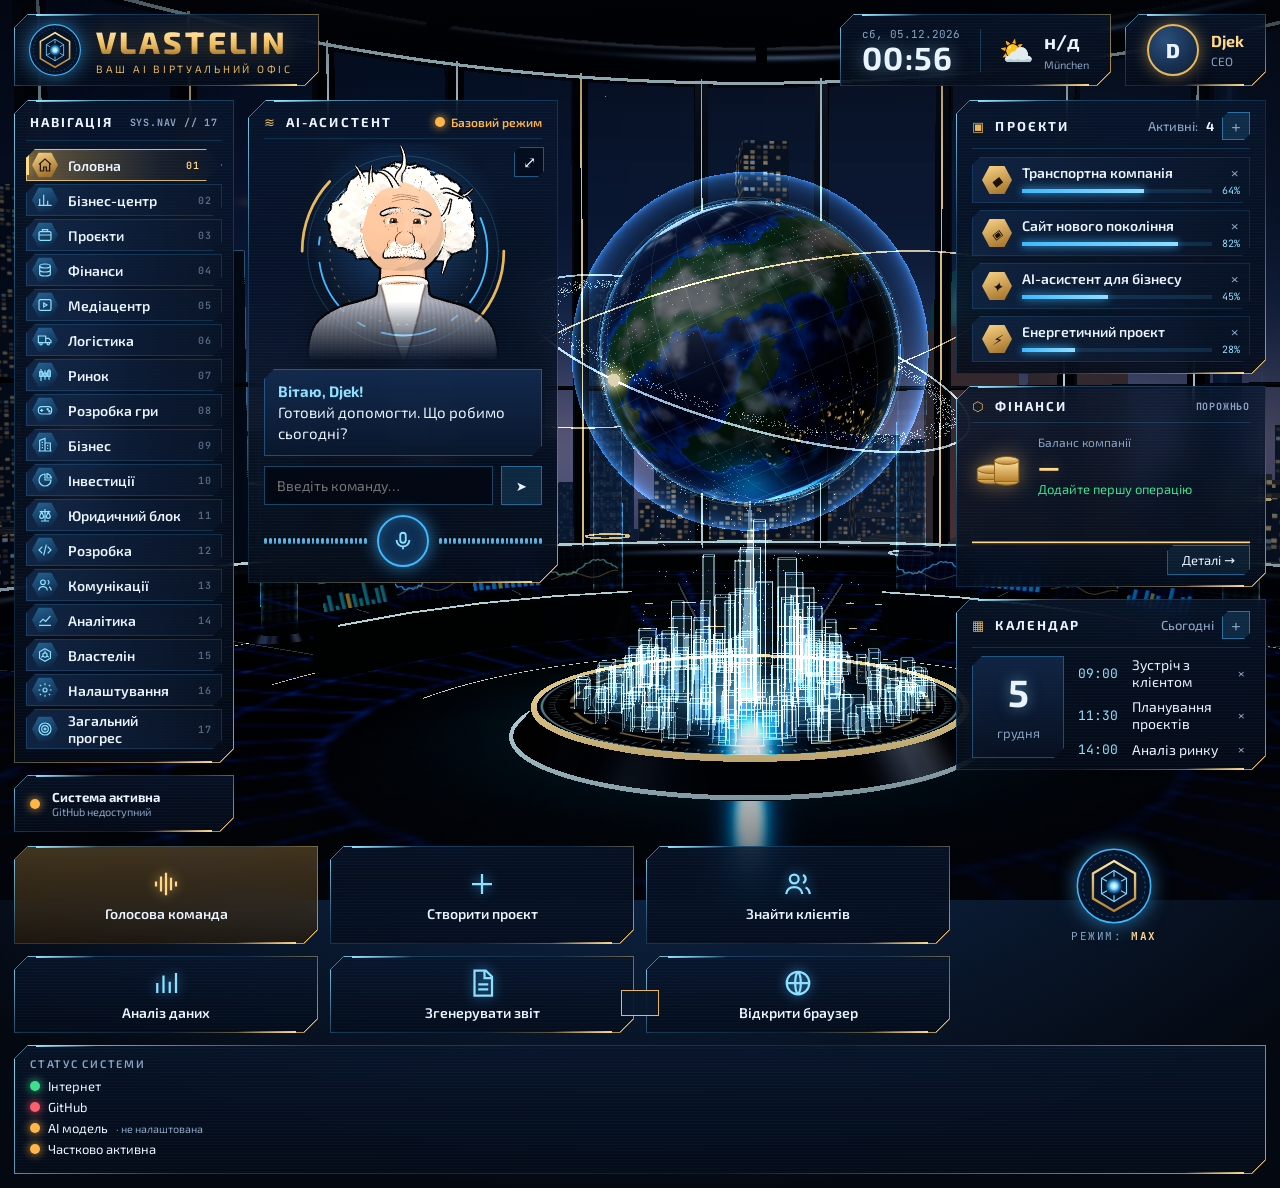
<file: index.html>
<!DOCTYPE html>
<html lang="uk">
<head>
<meta charset="UTF-8">
<meta name="viewport" content="width=device-width, initial-scale=1.0, viewport-fit=cover">
<meta name="theme-color" content="#040810">
<title>VLASTELIN — AI Virtual Office</title>
<link rel="preconnect" href="https://fonts.googleapis.com">
<link rel="preconnect" href="https://fonts.gstatic.com" crossorigin>
<link href="https://fonts.googleapis.com/css2?family=Exo+2:wght@400;500;600;700;800&family=JetBrains+Mono:wght@400;600&display=swap" rel="stylesheet">
<link rel="icon" href="data:image/svg+xml,%3Csvg xmlns=%22http://www.w3.org/2000/svg%22 viewBox=%220 0 100 100%22%3E%3Cpolygon points=%2250,6 90,28 90,72 50,94 10,72 10,28%22 fill=%22%2306142a%22 stroke=%22%23e8b75a%22 stroke-width=%226%22/%3E%3Ccircle cx=%2250%22 cy=%2250%22 r=%2214%22 fill=%22%238fe0ff%22/%3E%3C/svg%3E">
<link rel="stylesheet" href="css/style.css?v=20261118g">
<script type="importmap">
{ "imports": { "three": "./vendor/three/three.module.min.js", "three/addons/": "./vendor/three/addons/" } }
</script>
</head>
<body>
<canvas id="office3d" aria-hidden="true"></canvas>
<div class="vignette" aria-hidden="true"></div>
<div class="loader" id="loader"><div class="loader-ring"></div><span>ІНІЦІАЛІЗАЦІЯ СИСТЕМИ…</span></div>

<!-- емблема -->
<svg width="0" height="0" style="position:absolute" aria-hidden="true">
  <defs>
    <radialGradient id="coreGlow"><stop offset="0" stop-color="#fff"/><stop offset=".35" stop-color="#8fe0ff"/><stop offset=".7" stop-color="#1f8fe0" stop-opacity=".6"/><stop offset="1" stop-color="#0a2a50" stop-opacity="0"/></radialGradient>
    <linearGradient id="goldGrad" x1="0" y1="0" x2="0" y2="1"><stop offset="0" stop-color="#ffe2a0"/><stop offset="1" stop-color="#b8832f"/></linearGradient>
    <symbol id="emblem" viewBox="0 0 100 100">
      <circle cx="50" cy="50" r="47" fill="#06142a" stroke="#3fb8ff" stroke-width="2"/>
      <circle cx="50" cy="50" r="40" fill="none" stroke="#3fb8ff" stroke-opacity=".5" stroke-width="1" stroke-dasharray="3 4" class="spin"/>
      <polygon points="50,18 77,34 77,66 50,82 23,66 23,34" fill="none" stroke="url(#goldGrad)" stroke-width="3"/>
      <polygon points="50,30 66,40 66,60 50,70 34,60 34,40" fill="none" stroke="#7fd6ff" stroke-width="1.5"/>
      <circle cx="50" cy="50" r="12" fill="url(#coreGlow)"/>
      <path d="M50 30v8M66 40l-7 4M66 60l-7-4M50 70v-8M34 60l7-4M34 40l7 4" stroke="#7fd6ff" stroke-width="1.5"/>
    </symbol>
  </defs>
</svg>

<div class="app">
  <!-- ===== ВЕРХ ===== -->
  <header class="topbar">
    <div class="hud brand">
      <svg class="emblem"><use href="#emblem"/></svg>
      <div><h1>VLASTELIN</h1><small>ВАШ AI ВІРТУАЛЬНИЙ ОФІС</small></div>
    </div>
    <div class="hud mission"><b>MISSION: BUILD BIGGER</b><span>DREAM · PLAN · ACHIEVE</span></div>
    <div class="topright">
      <div class="hud clock">
        <div><div class="date" id="date">—</div><div class="time" id="time">--:--</div></div>
        <div class="weather"><div class="wi" id="wIcon">⛅</div><div><b id="wTemp">--°C</b><small id="wCity">München</small></div></div>
      </div>
      <div class="hud user">
        <div class="avatar-user" id="uInitial">D</div>
        <div><b id="uName">Djek</b><small id="uRole">CEO</small></div>
      </div>
    </div>
  </header>

  <!-- ===== НАВІГАЦІЯ ===== -->
  <nav class="nav">
    <div class="hud menu-wrap">
      <div class="hud-head"><span>НАВІГАЦІЯ</span><code>SYS.NAV // 17</code></div>
      <div class="menu" id="menu">
        <button class="active" data-s="Головна"><i class="hex"><svg viewBox="0 0 24 24"><path d="M3 11l9-8 9 8M5 9.5V21h5v-6h4v6h5V9.5"/></svg></i><span>Головна</span><code>01</code></button>
        <button data-s="Бізнес-центр"><i class="hex"><svg viewBox="0 0 24 24"><path d="M4 20V10M10 20V4M16 20v-7M22 20H2"/></svg></i><span>Бізнес-центр</span><code>02</code></button>
        <button data-s="Проєкти"><i class="hex"><svg viewBox="0 0 24 24"><rect x="3" y="7" width="18" height="13" rx="2"/><path d="M8 7V4h8v3M3 12h18"/></svg></i><span>Проєкти</span><code>03</code></button>
        <button data-s="Фінанси"><i class="hex"><svg viewBox="0 0 24 24"><ellipse cx="12" cy="6" rx="8" ry="3"/><path d="M4 6v6c0 1.7 3.6 3 8 3s8-1.3 8-3V6M4 12v6c0 1.7 3.6 3 8 3s8-1.3 8-3v-6"/></svg></i><span>Фінанси</span><code>04</code></button>
        <button data-s="Медіацентр"><i class="hex"><svg viewBox="0 0 24 24"><rect x="3" y="4" width="18" height="16" rx="2"/><path d="M10 9l5 3-5 3z"/></svg></i><span>Медіацентр</span><code>05</code></button>
        <button data-s="Логістика"><i class="hex"><svg viewBox="0 0 24 24"><path d="M2 6h11v10H2zM13 9.5h4.5L21 13v3h-8"/><circle cx="6" cy="17.5" r="1.8"/><circle cx="17" cy="17.5" r="1.8"/></svg></i><span>Логістика</span><code>06</code></button>
        <button data-s="Ринок"><i class="hex"><svg viewBox="0 0 24 24"><path d="M6 3v18M12 5v14M18 3v16"/><rect x="4" y="7" width="4" height="7"/><rect x="10" y="9" width="4" height="5"/><rect x="16" y="6" width="4" height="8"/></svg></i><span>Ринок</span><code>07</code></button>
        <button data-s="Розробка гри"><i class="hex"><svg viewBox="0 0 24 24"><rect x="2" y="7" width="20" height="11" rx="5"/><path d="M7 10v5M4.5 12.5h5"/><circle cx="16" cy="11" r="1"/><circle cx="18.5" cy="14" r="1"/></svg></i><span>Розробка гри</span><code>08</code></button>
        <button data-s="Бізнес"><i class="hex"><svg viewBox="0 0 24 24"><path d="M4 21V5l8-3v19M12 9h8v12M7 8h2M7 12h2M7 16h2M15 13h2M15 17h2M2 21h20"/></svg></i><span>Бізнес</span><code>09</code></button>
        <button data-s="Інвестиції"><i class="hex"><svg viewBox="0 0 24 24"><path d="M12 3v9h9a9 9 0 11-9-9z"/><path d="M15 2.5A9 9 0 0121.5 9H15z"/></svg></i><span>Інвестиції</span><code>10</code></button>
        <button data-s="Юридичний блок"><i class="hex"><svg viewBox="0 0 24 24"><path d="M12 3v18M6 21h12M4 7h16M7 7l-3 7a3 3 0 006 0zM17 7l-3 7a3 3 0 006 0z"/></svg></i><span>Юридичний блок</span><code>11</code></button>
        <button data-s="Розробка"><i class="hex"><svg viewBox="0 0 24 24"><path d="M8 7l-5 5 5 5M16 7l5 5-5 5M14 4l-4 16"/></svg></i><span>Розробка</span><code>12</code></button>
        <button data-s="Комунікації"><i class="hex"><svg viewBox="0 0 24 24"><circle cx="9" cy="8" r="3.5"/><path d="M2.5 20c.6-3.5 3.3-5.5 6.5-5.5s5.9 2 6.5 5.5M16 4.8a3.5 3.5 0 010 6.4M18 14.8c1.9.8 3.1 2.6 3.5 5.2"/></svg></i><span>Комунікації</span><code>13</code></button>
        <button data-s="Аналітика"><i class="hex"><svg viewBox="0 0 24 24"><path d="M3 20h18M4 16l5-5 4 3 7-8"/></svg></i><span>Аналітика</span><code>14</code></button>
        <button data-s="Властелін"><i class="hex"><svg viewBox="0 0 24 24"><path d="M12 2.5l8.2 4.75v9.5L12 21.5l-8.2-4.75v-9.5z"/><circle cx="12" cy="12" r="3.2"/><path d="M12 8.8V5.5M14.8 13.6l2.9 1.7M9.2 13.6l-2.9 1.7"/></svg></i><span>Властелін</span><code>15</code></button>
        <button data-s="Налаштування"><i class="hex"><svg viewBox="0 0 24 24"><circle cx="12" cy="12" r="3"/><path d="M12 2v3M12 19v3M4.2 4.2l2.1 2.1M17.7 17.7l2.1 2.1M2 12h3M19 12h3M4.2 19.8l2.1-2.1M17.7 6.3l2.1-2.1"/></svg></i><span>Налаштування</span><code>16</code></button>
        <button data-s="Загальний прогрес"><i class="hex"><svg viewBox="0 0 24 24"><circle cx="12" cy="12" r="9"/><circle cx="12" cy="12" r="5"/><circle cx="12" cy="12" r="1.5"/></svg></i><span>Загальний прогрес</span><code>17</code></button>
      </div>
    </div>
    <div class="hud sys-mini">
      <span class="dot" id="miniDot"></span>
      <div><b id="miniTitle">Перевірка…</b><small id="miniSub">Сервіси перевіряються</small></div>
      <div class="bars"><i></i><i></i><i></i><i></i><i></i></div>
    </div>
  </nav>

  <!-- ===== ЦЕНТР (вікно у 3D-сцену) ===== -->
  <main class="stage" id="stage" aria-label="Голографічна сцена"></main>

  <!-- ===== AI-АСИСТЕНТ ===== -->
  <section class="hud assistant" id="assistant" aria-label="AI-асистент">
    <div class="hud-head"><span><b class="ico">≋</b> AI-АСИСТЕНТ</span><span class="online"><span class="dot" id="aiDot"></span><span id="aiState">…</span></span></div>
    <div class="bust-wrap">
      <svg class="bust-rings" viewBox="0 0 300 240" aria-hidden="true">
        <g fill="none" stroke-linecap="round">
          <circle cx="150" cy="118" r="104" stroke="#3fb8ff" stroke-opacity=".25"/>
          <circle cx="150" cy="118" r="92" stroke="#3fb8ff" stroke-width="2" stroke-dasharray="60 20 8 20" class="spin"/>
          <circle cx="150" cy="118" r="80" stroke="#e8b75a" stroke-opacity=".6" stroke-dasharray="2 8" class="spin rev"/>
          <path d="M40 118a110 110 0 0 1 30-76" stroke="#e8b75a" stroke-width="3"/>
          <path d="M260 118a110 110 0 0 1-30 76" stroke="#e8b75a" stroke-width="3"/>
        </g>
      </svg>
      <canvas id="bust"></canvas>
      <button class="bust-expand" id="bustExpand" aria-label="Збільшити аватар" title="Збільшити">⤢</button>
      <div class="bust-fallback" id="bustFallback"><svg><use href="#emblem"/></svg></div>
    </div>
    <div class="bubble" id="bubble"><b>Вітаю, <span class="uName">Djek</span>!</b><br>Готовий допомогти. Що робимо сьогодні?</div>
    <div class="cmd">
      <input id="cmdInput" placeholder="Введіть команду…" autocomplete="off">
      <button id="cmdSend" aria-label="Надіслати">➤</button>
    </div>
    <div class="voicebar">
      <div class="wave" id="wave"></div>
      <button class="mic" id="micBtn" aria-label="Голосова команда"><svg viewBox="0 0 24 24"><rect x="9" y="3" width="6" height="11" rx="3"/><path d="M5 11a7 7 0 0014 0M12 18v3"/></svg></button>
      <div class="wave rev" id="wave2"></div>
    </div>
  </section>

  <!-- ===== ПРАВА КОЛОНКА ===== -->
  <aside class="side">
    <section class="hud card">
      <div class="hud-head">
        <span><b class="ico">▣</b> ПРОЄКТИ</span>
        <span class="head-r">Активні: <b id="pCount">0</b><button class="icon-btn" id="pAddBtn" aria-label="Додати проєкт">+</button></span>
      </div>
      <ul class="plist" id="pList"></ul>
      <div class="addrow" id="pAddRow"><input id="pAddInput" placeholder="Назва проєкту"><button id="pAddOk">OK</button></div>
    </section>

    <section class="hud card">
      <div class="hud-head"><span><b class="ico">⬡</b> ФІНАНСИ</span><code id="finCode">—</code></div>
      <div class="fin">
        <svg class="coins" viewBox="0 0 60 60" aria-hidden="true"><g fill="url(#goldGrad)" stroke="#8a5d1c" stroke-width="1">
          <ellipse cx="22" cy="48" rx="16" ry="5"/><rect x="6" y="36" width="32" height="12"/><ellipse cx="22" cy="36" rx="16" ry="5"/>
          <ellipse cx="40" cy="50" rx="14" ry="4.5"/><rect x="26" y="26" width="28" height="24"/><ellipse cx="40" cy="26" rx="14" ry="4.5"/></g></svg>
        <div><small>Баланс компанії</small><div class="bal" id="balance">—</div><div class="chg" id="finChg">Додайте першу операцію</div></div>
      </div>
      <svg class="spark" viewBox="0 0 300 60" preserveAspectRatio="none" aria-hidden="true">
        <defs><linearGradient id="sparkFill" x1="0" y1="0" x2="0" y2="1"><stop offset="0" stop-color="#e8b75a" stop-opacity=".45"/><stop offset="1" stop-color="#e8b75a" stop-opacity="0"/></linearGradient></defs>
        <path id="sparkArea" fill="url(#sparkFill)"/><path id="sparkLine" fill="none" stroke="#ffd88a" stroke-width="2"/>
      </svg>
      <div class="right"><button class="btn-ghost" id="finBtn">Деталі →</button></div>
    </section>

    <section class="hud card">
      <div class="hud-head">
        <span><b class="ico">▦</b> КАЛЕНДАР</span>
        <span class="head-r">Сьогодні<button class="icon-btn" id="eAddBtn" aria-label="Додати подію">+</button></span>
      </div>
      <div class="cal">
        <div class="daybox"><b id="calDay">--</b><span id="calMon">—</span></div>
        <ul class="events" id="eList"></ul>
      </div>
      <div class="addrow" id="eAddRow"><input id="eTime" type="time"><input id="eTitle" placeholder="Подія"><button id="eAddOk">OK</button></div>
    </section>
  </aside>

  <div class="backdrop" id="backdrop"></div>

  <!-- ===== ПАНЕЛЬ РОЗДІЛУ (відкривається з навігації, поверх 3D-сцени) ===== -->
  <div class="sp-dim" id="spDim" aria-hidden="true"></div>
  <section class="hud spanel" id="spanel" role="region" aria-labelledby="spTitle" hidden>
    <div class="hud-head sp-head"><span id="spTitle">—</span><span class="head-r"><code id="spCode"></code><button class="icon-btn sp-close" id="spClose" aria-label="Закрити розділ" title="Закрити (Esc)">×</button></span></div>
    <div class="sp-body" id="spBody"></div>
  </section>

  <!-- ===== ДОК ===== -->
  <footer class="dock">
    <button class="hud action gold" id="dVoice"><svg viewBox="0 0 24 24"><path d="M4 10v4M8 6v12M12 3v18M16 7v10M20 10v4"/></svg>Голосова команда</button>
    <button class="hud action" id="dProject"><svg viewBox="0 0 24 24"><path d="M12 4v16M4 12h16"/></svg>Створити проєкт</button>
    <button class="hud action" id="dClients"><svg viewBox="0 0 24 24"><circle cx="9" cy="8" r="3.5"/><path d="M2.5 20c.6-3.5 3.3-5.5 6.5-5.5s5.9 2 6.5 5.5M16 4.8a3.5 3.5 0 010 6.4M18 14.8c1.9.8 3.1 2.6 3.5 5.2"/></svg>Знайти клієнтів</button>
    <button class="mode" id="modeBtn" aria-label="Перемкнути режим"><svg class="emblem"><use href="#emblem"/></svg><span>РЕЖИМ: <b id="modeLabel">MAX</b></span></button>
    <button class="hud action" id="dAnalysis"><svg viewBox="0 0 24 24"><path d="M5 20V12M10 20V6M15 20v-9M20 20V4"/></svg>Аналіз даних</button>
    <button class="hud action" id="dReport"><svg viewBox="0 0 24 24"><path d="M6 2h9l5 5v15H6zM14 2v6h6M9 13h8M9 17h8"/></svg>Згенерувати звіт</button>
    <button class="hud action" id="dBrowser"><svg viewBox="0 0 24 24"><circle cx="12" cy="12" r="9"/><path d="M3 12h18M12 3c3 3.2 3 14.8 0 18M12 3c-3 3.2-3 14.8 0 18"/></svg>Відкрити браузер</button>
    <div class="hud status">
      <h4>СТАТУС СИСТЕМИ</h4>
      <div><span class="dot" id="sNet"></span>Інтернет</div>
      <div><span class="dot" id="sGit"></span>GitHub</div>
      <div><span class="dot" id="sAi"></span>AI модель <small id="sAiTxt">· очікує</small></div>
      <div><span class="dot" id="sAll"></span><span id="sAllTxt">Перевірка…</span></div>
    </div>
  </footer>
</div>

<div class="toast" id="toast"></div>

<!-- ===== ЧАТ З ВЛАСТЕЛІНОМ ===== -->
<section class="hud chatwin" id="chatwin" role="dialog" aria-label="Чат з Властеліном" hidden>
  <div class="hud-head chat-head"><span><b class="ico">≋</b> ВЛАСТЕЛІН · ЧАТ</span><button class="icon-btn" id="chatClose" aria-label="Закрити чат">×</button></div>
  <div class="chat-meta" id="chatMeta"></div>
  <div class="chat-log" id="chatLog" aria-live="polite"></div>
  <div class="chat-att" id="chatAtt" hidden></div>
  <div class="chat-input">
    <button class="chat-btn" id="chatPhoto" aria-label="Додати фото" title="Додати фото"><svg viewBox="0 0 24 24"><path d="M4 8h3.5l2-3h5l2 3H20v11H4z"/><circle cx="12" cy="13.5" r="3.5"/></svg></button>
    <input type="file" id="chatFile" accept="image/*" multiple hidden>
    <textarea id="chatText" rows="1" maxlength="2000" placeholder="Напишіть Властеліну…" aria-label="Повідомлення"></textarea>
    <button class="chat-btn mic-btn" id="chatMic" aria-label="Говорити голосом" title="Натисніть і говоріть; пауза — і я відповім"><svg viewBox="0 0 24 24"><rect x="9" y="3" width="6" height="11" rx="3"/><path d="M5 11a7 7 0 0014 0M12 18v3"/></svg></button>
    <button class="chat-btn send" id="chatSend" aria-label="Надіслати">➤</button>
  </div>
  <div class="chat-foot">
    <label class="chat-deep"><input type="checkbox" id="chatDeep"> Глибокий аналіз <small>(Sonnet, дорожче)</small></label>
    <label class="chat-deep" title="Після відповіді Властелін знову слухає"><input type="checkbox" id="chatTalk"> Режим розмови</label>
    <button class="chat-clear" id="chatClear">Очистити розмову</button>
  </div>
</section>

<!-- ===== НАЛАШТУВАННЯ АГЕНТА ===== -->
<div class="modal hud" id="settings" role="dialog" aria-modal="true" aria-labelledby="setTitle" hidden>
  <div class="hud-head"><span id="setTitle"><b class="ico">⚙</b> НАЛАШТУВАННЯ AI-АГЕНТА</span><button class="icon-btn" id="setClose" aria-label="Закрити">×</button></div>
  <label>Адреса сервера агента (Cloudflare Worker)
    <input id="setUrl" type="url" placeholder="https://vlastelin-agent.ваш-нік.workers.dev" autocomplete="off">
  </label>
  <label>Код доступу
    <input id="setCode" type="password" placeholder="той самий, що в ACCESS_CODE" autocomplete="off">
  </label>
  <label class="check"><input id="setVoice" type="checkbox"> Озвучувати відповіді голосом</label>
  <label>Голос
    <select id="setVoiceName"></select>
    <small id="setVoiceHint" class="voice-hint"></small>
  </label>
  <button class="btn-ghost" id="setVoiceTest" type="button">Прослухати голос</button>
  <div class="set-row">
    <button class="btn-ghost" id="setTest">Перевірити зв'язок</button>
    <button class="btn-ghost" id="setClear">Очистити розмову</button>
    <button class="btn-gold" id="setSave">Зберегти</button>
  </div>
  <p class="set-note" id="setNote">Код доступу зберігається лише в цьому браузері. Ключ Claude API на сайт не потрапляє — він лежить на сервері агента.</p>
</div>
<script type="module" src="js/app.js?v=20261118g"></script>
</body>
</html>
</file>
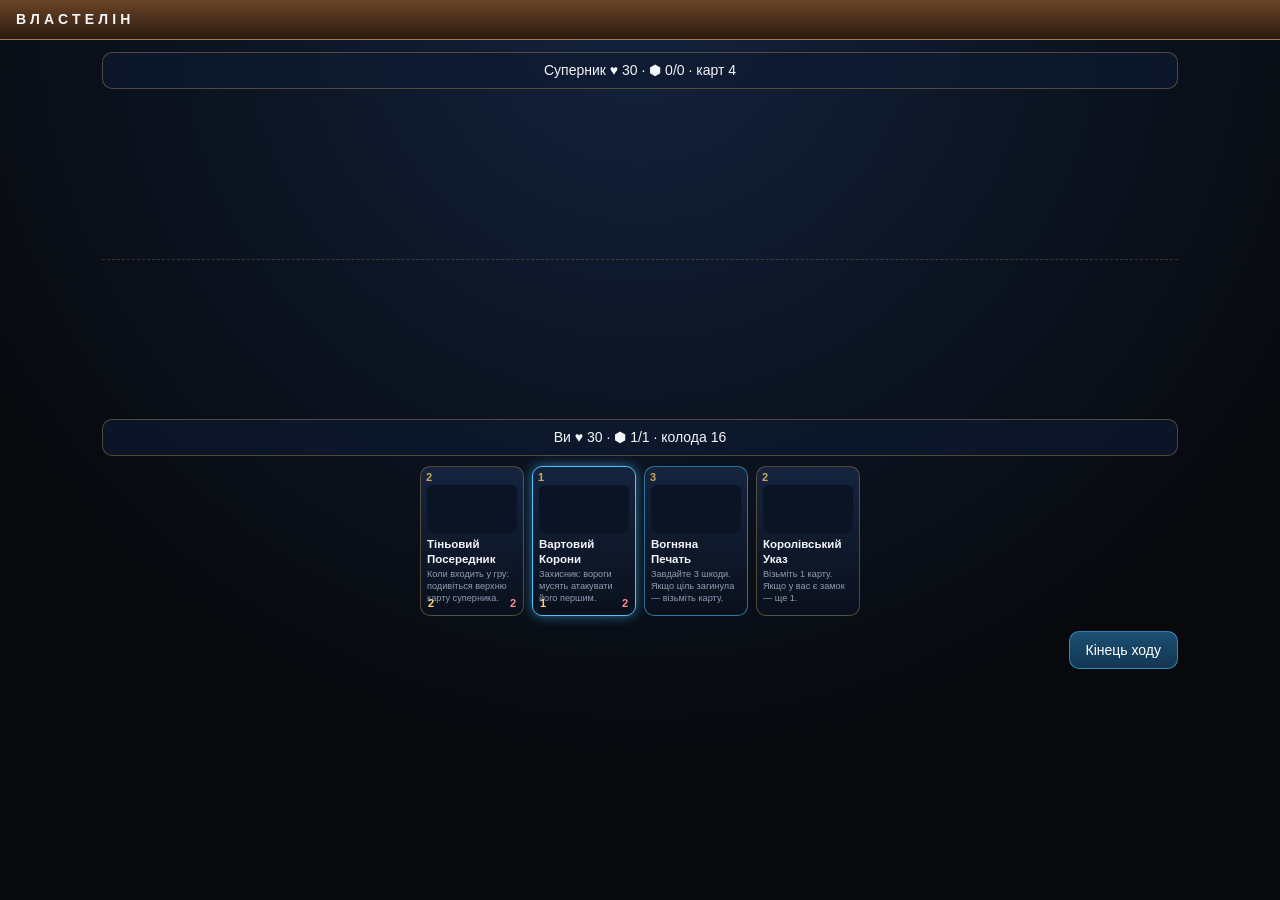
<file: jarvis/game-starter/index.html>
<!doctype html>
<html lang="uk">
<head>
<meta charset="utf-8">
<meta name="viewport" content="width=device-width, initial-scale=1">
<title>Властелін — карткова гра (прототип)</title>
<link rel="stylesheet" href="./style.css">
</head>
<body>
<header><b>ВЛАСТЕЛІН</b><a id="donate" class="donate" target="_blank" rel="noopener" hidden>♥ Підтримати гру</a></header>
<main>
  <div id="foeHero" class="hero"></div>
  <section id="foeBoard" class="board"></section>
  <section id="myBoard" class="board mine"></section>
  <div id="meHero" class="hero me"></div>
  <section id="hand" class="hand"></section>
  <div class="bar"><div id="log" class="log"></div><button id="endTurn">Кінець ходу</button></div>
</main>
<!-- Банерна реклама: лише в меню й на екрані результатів, ніколи під час бою -->
<div id="result" class="result" hidden>
  <h2 id="resultText"></h2>
  <div class="ad-slot" data-slot="results">Рекламний банер 320×100</div>
  <button id="again">Ще партія</button>
</div>
<script type="module" src="./src/main.js"></script>
</body>
</html>
</file>
<file: css/style.css>
:root{
  --bg:#040810;
  --cyan:#3fb8ff; --cyan-2:#8fe0ff; --gold:#e8b75a; --gold-2:#ffd88a;
  --green:#3ee08f; --amber:#ffb547; --red:#ff5d6c;
  --text:#eaf4ff; --muted:#8aa3c2;
  --panel:linear-gradient(180deg,rgba(9,22,44,.78),rgba(5,12,26,.86));
  --c:14px;
  --mono:"JetBrains Mono",ui-monospace,monospace;
}
*{box-sizing:border-box}
html,body{margin:0;min-height:100%}
body{
  font-family:"Exo 2",system-ui,-apple-system,"Segoe UI",sans-serif;color:var(--text);
  background:radial-gradient(1200px 700px at 50% 60%,#11305a,#040810 70%);
  overflow-x:hidden;
}
button{font-family:inherit;color:inherit;cursor:pointer}
input{font-family:inherit}
code{font-family:var(--mono);font-size:10px;letter-spacing:.08em;color:var(--muted)}

#office3d{position:fixed;inset:0;width:100vw;height:100vh;display:block;z-index:0}
.vignette{position:fixed;inset:0;pointer-events:none;z-index:1;
  background:radial-gradient(ellipse at 50% 45%,transparent 55%,rgba(2,5,12,.65) 100%),
             linear-gradient(180deg,rgba(2,5,12,.35),transparent 18%,transparent 78%,rgba(2,5,12,.55))}
.loader{position:fixed;inset:0;z-index:50;display:grid;place-items:center;align-content:center;gap:18px;background:#040810;
  font-family:var(--mono);font-size:12px;letter-spacing:.3em;color:var(--cyan-2);transition:opacity .8s}
.loader.done{opacity:0;pointer-events:none}
.loader-ring{width:70px;height:70px;border-radius:50%;border:2px solid rgba(63,184,255,.2);border-top-color:var(--cyan);border-right-color:var(--gold);animation:spin 1s linear infinite}

.app{
  position:relative;z-index:2;
  display:grid;grid-template-columns:250px 1fr 350px;grid-template-rows:auto 1fr auto;row-gap:12px;
  grid-template-areas:"top top top" "nav stage side" "dock dock dock";
  gap:14px;padding:14px;min-height:100vh;max-width:1680px;margin:0 auto;
}

/* ===== HUD-панель: зрізані кути, градієнтна рамка, сканлінії ===== */
.hud{
  position:relative;isolation:isolate;
  clip-path:polygon(var(--c) 0,100% 0,100% calc(100% - var(--c)),calc(100% - var(--c)) 100%,0 100%,0 var(--c));
  background:
    repeating-linear-gradient(180deg,rgba(143,224,255,.025) 0 1px,transparent 1px 3px),
    var(--panel);
  backdrop-filter:blur(14px) saturate(1.2);-webkit-backdrop-filter:blur(14px) saturate(1.2);
}
.hud::before{ /* рамка */
  content:"";position:absolute;inset:0;padding:1px;pointer-events:none;z-index:-1;
  background:linear-gradient(135deg,rgba(143,224,255,.95),rgba(63,184,255,.25) 22%,rgba(63,184,255,.12) 60%,rgba(232,183,90,.85));
  -webkit-mask:linear-gradient(#000 0 0) content-box,linear-gradient(#000 0 0);-webkit-mask-composite:xor;
  mask:linear-gradient(#000 0 0) content-box exclude,linear-gradient(#000 0 0);
}
.hud::after{ /* діагоналі зрізів + світлова мітка */
  content:"";position:absolute;inset:0;pointer-events:none;
  background:
    linear-gradient(135deg,transparent calc(50% - 1px),#8fe0ff calc(50% - 1px),#8fe0ff calc(50% + .5px),transparent calc(50% + .5px)) top left/var(--c) var(--c) no-repeat,
    linear-gradient(135deg,transparent calc(50% - 1px),#e8b75a calc(50% - 1px),#e8b75a calc(50% + .5px),transparent calc(50% + .5px)) bottom right/var(--c) var(--c) no-repeat,
    linear-gradient(90deg,var(--cyan-2),transparent) calc(var(--c) + 8px) 0/60px 2px no-repeat,
    linear-gradient(270deg,var(--gold-2),transparent) calc(100% - var(--c) - 8px) 100%/60px 2px no-repeat;
}
.hud-head{display:flex;align-items:center;justify-content:space-between;gap:8px;padding-bottom:8px;margin-bottom:8px;
  border-bottom:1px solid rgba(63,184,255,.18);font-weight:700;letter-spacing:.16em;font-size:13px}
.hud-head .ico{color:var(--gold);font-weight:400;margin-right:4px}
.head-r{display:flex;align-items:center;gap:8px;letter-spacing:0;font-weight:500;font-size:13px;color:var(--muted)}
.head-r b{color:var(--text)}
.muted{color:var(--muted)}
.right{text-align:right}

/* ===== ВЕРХ ===== */
.topbar{grid-area:top;display:grid;grid-template-columns:auto 1fr auto;gap:14px;align-items:stretch}
.brand{display:flex;align-items:center;gap:14px;padding:8px 26px 8px 14px}
.emblem{width:54px;height:54px;flex:none;filter:drop-shadow(0 0 10px rgba(63,184,255,.6))}
.brand h1{margin:0;font-size:31px;font-weight:800;letter-spacing:.1em;line-height:1;
  background:linear-gradient(180deg,#fff3cf,var(--gold-2) 30%,var(--gold) 65%,#9b6a22);-webkit-background-clip:text;background-clip:text;color:transparent;
  filter:drop-shadow(0 0 12px rgba(232,183,90,.35))}
.brand small{display:block;margin-top:6px;font-size:10.5px;letter-spacing:.26em;color:var(--gold)}
.mission{align-self:center;justify-self:center;text-align:center;padding:12px 40px}
.mission b{display:block;letter-spacing:.18em;font-size:15px}
.mission span{font-family:var(--mono);font-size:10px;letter-spacing:.3em;color:var(--muted)}
.topright{display:flex;gap:14px}
.clock{display:flex;align-items:center;gap:20px;padding:10px 22px}
.clock .date{font-family:var(--mono);font-size:11px;color:var(--muted)}
.clock .time{font-size:32px;font-weight:700;letter-spacing:.04em;line-height:1;text-shadow:0 0 18px rgba(143,224,255,.5)}
.weather{display:flex;align-items:center;gap:10px;border-left:1px solid rgba(63,184,255,.25);padding-left:18px}
.weather .wi{font-size:28px}.weather b{font-size:20px;display:block}.weather small{font-size:11px;color:var(--muted)}
.user{display:flex;align-items:center;gap:12px;padding:10px 22px}
.avatar-user{width:52px;height:52px;border-radius:50%;display:grid;place-items:center;font-weight:800;font-size:20px;
  background:radial-gradient(circle at 35% 30%,#2a4f7d,#0b1a30);border:2px solid var(--gold);box-shadow:0 0 16px rgba(232,183,90,.5)}
.user b{display:block;color:var(--gold-2);font-size:16px}.user small{color:var(--muted);font-size:12px}

/* ===== НАВІГАЦІЯ ===== */
.nav{grid-area:nav;display:flex;flex-direction:column;gap:12px}
.menu-wrap{padding:14px 12px}
.menu-wrap .hud-head{padding:0 4px 10px}
.menu{display:flex;flex-direction:column;gap:6px}
.menu button{
  --c:9px;position:relative;display:flex;align-items:center;gap:12px;width:100%;padding:6px 12px 6px 8px;
  font-size:15px;font-weight:600;text-align:left;border:none;overflow:hidden;
  clip-path:polygon(var(--c) 0,100% 0,100% calc(100% - var(--c)),calc(100% - var(--c)) 100%,0 100%,0 var(--c));
  background:linear-gradient(90deg,rgba(20,44,80,.75),rgba(10,22,42,.6));
  box-shadow:inset 0 0 0 1px rgba(63,184,255,.18);
  transition:background .25s,transform .25s;
}
.menu button span{flex:1}
.menu button code{opacity:.6}
.menu button::after{ /* світловий прохід при наведенні */
  content:"";position:absolute;inset:0;transform:translateX(-120%);
  background:linear-gradient(100deg,transparent 30%,rgba(143,224,255,.22) 50%,transparent 70%);transition:transform .6s;
}
.menu button:hover::after{transform:translateX(120%)}
.menu button:hover{background:linear-gradient(90deg,rgba(30,70,120,.85),rgba(12,28,52,.7))}
.hex{width:30px;height:30px;flex:none;display:grid;place-items:center;font-style:normal;
  clip-path:polygon(25% 3%,75% 3%,100% 50%,75% 97%,25% 97%,0 50%);
  background:linear-gradient(160deg,rgba(63,184,255,.45),rgba(10,30,60,.9))}
.hex svg{width:18px;height:18px;stroke:var(--cyan-2);fill:none;stroke-width:1.8}
.menu button.active{
  background:linear-gradient(90deg,rgba(232,183,90,.42),rgba(232,183,90,.08) 70%,transparent);
  box-shadow:inset 0 0 0 1px rgba(255,216,138,.8),0 0 18px rgba(232,183,90,.35);
  clip-path:polygon(var(--c) 0,calc(100% - 16px) 0,100% 50%,calc(100% - 16px) 100%,0 100%,0 var(--c));
}
.menu button.active::before{content:"";position:absolute;left:0;top:18%;bottom:18%;width:3px;background:var(--gold-2);box-shadow:0 0 10px var(--gold)}
.menu button.active .hex{background:linear-gradient(160deg,#ffd88a,#8a5d1c)}
.menu button.active .hex svg{stroke:#1a1206}
.menu button.active code{color:var(--gold-2);opacity:1;margin-right:12px}

.sys-mini{padding:14px 16px;display:flex;gap:12px;align-items:center;font-size:13px}
.sys-mini small{display:block;color:var(--muted);font-size:11px}
.sys-mini .bars{margin-left:auto;display:flex;gap:3px;align-items:end;height:18px}
.sys-mini .bars i{width:3px;background:var(--cyan);animation:eq 1.2s ease-in-out infinite}
.sys-mini .bars i:nth-child(2){animation-delay:.2s}.sys-mini .bars i:nth-child(3){animation-delay:.4s}
.sys-mini .bars i:nth-child(4){animation-delay:.6s}.sys-mini .bars i:nth-child(5){animation-delay:.8s}
@keyframes eq{0%,100%{height:30%}50%{height:100%}}
.dot{width:10px;height:10px;border-radius:50%;flex:none;background:var(--muted)}
.dot.ok{background:var(--green);box-shadow:0 0 10px var(--green)}
.dot.warn{background:var(--amber);box-shadow:0 0 10px var(--amber)}
.dot.bad{background:var(--red);box-shadow:0 0 10px var(--red)}

/* ===== СЦЕНА ===== */
.stage{grid-area:stage;min-height:560px;pointer-events:none}

/* ===== АСИСТЕНТ ===== */
.assistant{grid-area:stage;align-self:start;justify-self:start;width:340px;padding:14px 16px 16px;z-index:3;--c:18px}
.online{font-size:12px;color:var(--amber);display:flex;align-items:center;gap:6px;letter-spacing:0;font-weight:600}
.online.ok{color:var(--green)}
.bust-wrap{position:relative;height:220px;margin:-4px -6px 6px}
.bust-rings{position:absolute;inset:0;width:100%;height:100%}
#bust{position:absolute;inset:0;width:100%;height:100%;display:block;-webkit-mask-image:linear-gradient(#000 72%,transparent 99%);mask-image:linear-gradient(#000 72%,transparent 99%)}
.bust-fallback{position:absolute;inset:0;display:none;place-items:center}
.bust-fallback svg{width:150px;height:150px}
.no-webgl .bust-fallback{display:grid}
.bubble{
  --c:10px;clip-path:polygon(var(--c) 0,100% 0,100% calc(100% - var(--c)),calc(100% - var(--c)) 100%,0 100%,0 var(--c));
  background:linear-gradient(180deg,rgba(20,46,84,.85),rgba(10,24,46,.85));box-shadow:inset 0 0 0 1px rgba(63,184,255,.35);
  padding:12px 14px;font-size:15px;line-height:1.4;min-height:66px}
.bubble b{color:var(--cyan-2)}
.cmd{display:flex;gap:8px;margin-top:10px}
.cmd input{flex:1;min-width:0;background:rgba(3,8,18,.85);border:1px solid rgba(63,184,255,.35);color:var(--text);padding:10px 12px;font-size:14px;outline:none}
.cmd input:focus{border-color:var(--cyan)}
.cmd button{border:1px solid rgba(63,184,255,.45);background:rgba(63,184,255,.15);padding:0 14px}
.voicebar{display:flex;align-items:center;gap:10px;margin-top:10px}
.wave{flex:1;height:34px;display:flex;align-items:center;gap:2px;overflow:hidden}
.wave i{display:block;flex:1;background:linear-gradient(var(--cyan-2),var(--cyan));border-radius:2px;height:20%;opacity:.85;animation:wv 1.2s ease-in-out infinite}
.wave.live i{background:linear-gradient(var(--gold-2),var(--gold));animation-duration:.45s}
@keyframes wv{0%,100%{height:12%}50%{height:90%}}
.mic{width:52px;height:52px;border-radius:50%;flex:none;display:grid;place-items:center;
  background:radial-gradient(circle,#123a66,#081a30);border:2px solid var(--cyan);box-shadow:0 0 18px rgba(63,184,255,.7),inset 0 0 12px rgba(63,184,255,.4)}
.mic svg{width:22px;height:22px;stroke:var(--cyan-2);fill:none;stroke-width:2}
.mic.live{border-color:var(--gold);box-shadow:0 0 24px var(--gold)}
.mic.live svg{stroke:var(--gold-2)}

/* ===== ПРАВА КОЛОНКА ===== */
.side{grid-area:side;display:flex;flex-direction:column;gap:12px}
.card{padding:12px 16px}
.icon-btn{width:28px;height:28px;border:1px solid rgba(63,184,255,.5);background:rgba(63,184,255,.14);font-size:18px;line-height:1;
  clip-path:polygon(6px 0,100% 0,100% calc(100% - 6px),calc(100% - 6px) 100%,0 100%,0 6px)}
.plist{list-style:none;margin:0;padding:0;display:flex;flex-direction:column;gap:7px}
.plist li{--c:8px;display:grid;grid-template-columns:auto 1fr auto;gap:3px 10px;align-items:center;padding:6px 10px;
  clip-path:polygon(var(--c) 0,100% 0,100% calc(100% - var(--c)),calc(100% - var(--c)) 100%,0 100%,0 var(--c));
  background:linear-gradient(90deg,rgba(20,44,80,.6),rgba(10,22,42,.35));box-shadow:inset 0 0 0 1px rgba(63,184,255,.14)}
.plist .pi{grid-row:span 2;width:30px;height:30px;display:grid;place-items:center;font-size:14px;color:#1a1206;
  clip-path:polygon(25% 3%,75% 3%,100% 50%,75% 97%,25% 97%,0 50%);background:linear-gradient(160deg,#ffd88a,#9b6a22)}
.plist .pn{font-size:14px;font-weight:600;white-space:nowrap;overflow:hidden;text-overflow:ellipsis}
.plist .pp{grid-column:2;height:4px;background:rgba(63,184,255,.15);position:relative}
.plist .pp i{position:absolute;inset:0 auto 0 0;background:linear-gradient(90deg,var(--cyan),var(--cyan-2));box-shadow:0 0 8px var(--cyan)}
.plist .pv{font-family:var(--mono);font-size:10px;color:var(--cyan-2)}
.plist .del{background:none;border:none;color:var(--muted);font-size:15px;padding:0 2px;grid-row:1}
.plist .del:hover{color:var(--red)}
.plist .meta{display:flex;flex-direction:column;align-items:end;gap:2px}
.addrow{display:none;gap:6px;margin-top:10px}
.addrow.show{display:flex}
.addrow input{flex:1;min-width:0;background:rgba(3,8,18,.85);border:1px solid rgba(63,184,255,.35);color:var(--text);padding:8px 10px}
.addrow input[type=time]{flex:0 0 100px}
.addrow button{border:1px solid var(--gold);background:rgba(232,183,90,.15);padding:0 12px}
.fin{display:grid;grid-template-columns:auto 1fr;gap:14px;align-items:center}
.coins{width:52px;height:52px;filter:drop-shadow(0 0 10px rgba(232,183,90,.5))}
.fin small{color:var(--muted);font-size:12px}
.fin .bal{font-size:26px;font-weight:800;color:var(--gold-2);text-shadow:0 0 16px rgba(232,183,90,.45)}
.fin .chg{color:var(--green);font-size:13px}
.spark{width:100%;height:42px;display:block;margin-top:6px}
.btn-ghost{border:1px solid rgba(63,184,255,.45);background:rgba(63,184,255,.08);padding:6px 14px;font-size:13px;
  clip-path:polygon(6px 0,100% 0,100% calc(100% - 6px),calc(100% - 6px) 100%,0 100%,0 6px)}
.cal{display:grid;grid-template-columns:92px 1fr;gap:14px}
.daybox{display:grid;place-items:center;text-align:center;padding:10px 0;background:linear-gradient(180deg,rgba(20,46,84,.7),rgba(8,18,36,.7));box-shadow:inset 0 0 0 1px rgba(63,184,255,.35);
  clip-path:polygon(10px 0,100% 0,100% calc(100% - 10px),calc(100% - 10px) 100%,0 100%,0 10px)}
.daybox b{font-size:38px;line-height:1;text-shadow:0 0 14px rgba(143,224,255,.5)}
.daybox span{color:var(--muted);font-size:13px}
.events{list-style:none;margin:0;padding:0;display:flex;flex-direction:column;gap:8px;font-size:14px}
.events li{display:flex;gap:10px;align-items:center}
.events time{font-family:var(--mono);color:var(--cyan-2);font-size:13px;min-width:44px}
.events li span{flex:1}
.events li button{background:none;border:none;color:var(--muted)}
.events li button:hover{color:var(--red)}
.empty{color:var(--muted);font-size:13px}

/* ===== ДОК ===== */
.dock{grid-area:dock;display:grid;grid-template-columns:repeat(3,1fr) 150px repeat(3,1fr) 230px;gap:12px;align-items:stretch}
.action{display:flex;flex-direction:column;align-items:center;justify-content:center;gap:6px;padding:12px 8px;font-size:14px;font-weight:600;text-align:center;border:none;transition:transform .2s}
.action svg{width:30px;height:30px;stroke:var(--cyan-2);fill:none;stroke-width:1.8;filter:drop-shadow(0 0 6px rgba(63,184,255,.7))}
.action:hover{transform:translateY(-3px)}
.action.gold{background:linear-gradient(180deg,rgba(232,183,90,.28),rgba(40,26,8,.7))}
.action.gold svg{stroke:var(--gold-2);filter:drop-shadow(0 0 6px rgba(232,183,90,.8))}
.mode{display:flex;flex-direction:column;align-items:center;justify-content:center;gap:4px;background:none;border:none}
.mode .emblem{width:78px;height:78px}
.mode span{font-family:var(--mono);font-size:11px;letter-spacing:.14em;color:var(--muted)}
.mode b{color:var(--gold-2)}
.status{padding:12px 16px;font-size:13px}
.status h4{margin:0 0 8px;font-size:11px;letter-spacing:.16em;color:var(--muted);font-weight:600}
.status div{display:flex;align-items:center;gap:8px;margin:5px 0}
.status small{color:var(--muted)}

.toast{position:fixed;left:50%;bottom:24px;transform:translateX(-50%) translateY(140px);z-index:30;
  background:rgba(10,24,46,.95);border:1px solid var(--gold);padding:12px 18px;font-size:14px;transition:.35s transform;max-width:90vw}
.toast.show{transform:translateX(-50%) translateY(0)}

@keyframes spin{to{transform:rotate(360deg)}}
.spin{transform-box:fill-box;transform-origin:center;animation:spin 18s linear infinite}
.spin.rev{animation-direction:reverse;animation-duration:26s}
body.eco .spin,body.eco .wave i,body.eco .bars i{animation-play-state:paused}

/* ===== АДАПТИВ ===== */
/* ===== Збільшений аватар ===== */
.bust-expand{position:absolute;right:4px;top:4px;z-index:2;width:30px;height:30px;border:1px solid rgba(63,184,255,.45);background:rgba(4,10,22,.6);font-size:16px;
  clip-path:polygon(6px 0,100% 0,100% calc(100% - 6px),calc(100% - 6px) 100%,0 100%,0 6px)}
.assistant.big{position:fixed;left:50%;top:50%;transform:translate(-50%,-50%);width:min(560px,94vw);max-height:94vh;z-index:40;overflow:auto}
.assistant.big .bust-wrap{height:min(56vh,520px)}
.backdrop{position:fixed;inset:0;background:rgba(2,6,14,.7);backdrop-filter:blur(4px);z-index:35;display:none}
.backdrop.show{display:block}
.thinking{display:inline-flex;gap:4px;vertical-align:middle}
.thinking i{width:6px;height:6px;border-radius:50%;background:var(--cyan-2);animation:th 1s infinite}
.thinking i:nth-child(2){animation-delay:.15s}.thinking i:nth-child(3){animation-delay:.3s}
@keyframes th{0%,100%{opacity:.25;transform:translateY(0)}50%{opacity:1;transform:translateY(-3px)}}

/* ===== Налаштування ===== */
.modal{position:fixed;left:50%;top:50%;transform:translate(-50%,-50%);z-index:45;width:min(480px,94vw);padding:18px 20px;--c:18px}
.modal[hidden]{display:none}
.modal label{display:block;font-size:13px;color:var(--muted);margin:12px 0 0}
.modal label input[type=url],.modal label input[type=password]{display:block;width:100%;margin-top:6px;background:rgba(3,8,18,.9);border:1px solid rgba(63,184,255,.4);color:var(--text);padding:10px 12px;font-size:14px;outline:none}
.modal label input:focus{border-color:var(--cyan)}
.modal .check{display:flex;align-items:center;gap:8px;color:var(--text)}
.set-row{display:flex;flex-wrap:wrap;gap:8px;margin-top:16px}
.btn-gold{border:1px solid var(--gold);background:linear-gradient(180deg,rgba(232,183,90,.35),rgba(80,50,10,.5));padding:6px 16px;font-size:13px;font-weight:700;margin-left:auto;
  clip-path:polygon(6px 0,100% 0,100% calc(100% - 6px),calc(100% - 6px) 100%,0 100%,0 6px)}
.set-note{font-size:12px;color:var(--muted);margin:14px 0 0;line-height:1.45}
.set-note.ok{color:var(--green)}.set-note.bad{color:var(--red)}

/* ===== Панель розділу (поверх 3D-сцени) ===== */
.sp-dim{position:fixed;inset:0;z-index:36;display:none;background:rgba(2,6,14,.5);backdrop-filter:blur(3px);-webkit-backdrop-filter:blur(3px)}
body.sp-open .sp-dim{display:block;animation:spFade .25s ease-out}
body.sp-open .nav{position:relative;z-index:37}
.spanel{position:fixed;z-index:38;left:var(--sp-l,14px);top:var(--sp-t,14px);right:14px;bottom:14px;--c:22px;
  display:flex;flex-direction:column;padding:16px 22px 18px;animation:spIn .28s ease-out}
.spanel[hidden]{display:none}
.sp-head{font-size:15px;flex:none}
.sp-head .head-r{gap:12px}
.sp-close{width:36px;height:36px;font-size:22px}
.sp-body{flex:1;min-height:0;overflow:auto;overscroll-behavior:contain;-webkit-overflow-scrolling:touch;padding:4px 4px 4px 0}
@keyframes spIn{from{opacity:0;transform:translateY(10px)}to{opacity:1;transform:none}}
@keyframes spFade{from{opacity:0}}
.sp-body h3{margin:16px 0 10px;font-size:12px;text-transform:uppercase;letter-spacing:.18em;color:var(--gold);font-weight:700}
.sp-body h3:first-child{margin-top:0}
.sp-tiles{display:grid;grid-template-columns:repeat(auto-fit,minmax(170px,1fr));gap:12px;margin-bottom:14px}
.tile,.sp-box{--c:12px;clip-path:polygon(var(--c) 0,100% 0,100% calc(100% - var(--c)),calc(100% - var(--c)) 100%,0 100%,0 var(--c));
  background:linear-gradient(180deg,rgba(20,46,84,.6),rgba(8,18,36,.6));box-shadow:inset 0 0 0 1px rgba(63,184,255,.22)}
.tile{padding:12px 16px;display:flex;flex-direction:column;gap:4px}
.tile small{color:var(--muted);font-size:12px;letter-spacing:.04em}
.tile b{font-size:28px;font-weight:800;line-height:1.1;color:var(--text);text-shadow:0 0 14px rgba(143,224,255,.4)}
.tile b.txt{font-size:19px;padding-top:4px}
.tile span{font-size:12px;color:var(--cyan-2)}
.tile .up{color:var(--green);font-size:inherit}
.sp-cols{display:grid;grid-template-columns:repeat(auto-fit,minmax(300px,1fr));gap:14px;align-items:start}
.sp-box{padding:14px 16px;margin-bottom:14px}
.sp-cols .sp-box{margin-bottom:0}
.sp-note{font-size:12.5px;color:var(--muted);line-height:1.5;margin:12px 0 0}
.sp-note code{font-size:11px;word-break:break-all}
.sp-sum{color:var(--muted);font-size:14px;margin:12px 0}
.sp-sum b{color:var(--text)}
.badge{display:inline-block;font-family:var(--mono);font-size:11px;letter-spacing:.14em;padding:4px 10px;border:1px solid var(--cyan);color:var(--cyan-2);background:rgba(63,184,255,.12)}
.badge.gold{border-color:var(--gold);color:var(--gold-2);background:rgba(232,183,90,.14)}
.sp-demo{display:flex;align-items:center;gap:12px;flex-wrap:wrap;margin-bottom:14px;font-size:14px;color:var(--muted)}
.sp-form{display:flex;gap:8px;margin-top:12px}
.sp-form:first-child{margin-top:0}
.sp-form input{flex:1;min-width:0;min-height:42px;background:rgba(3,8,18,.85);border:1px solid rgba(63,184,255,.4);color:var(--text);padding:8px 12px;font-size:15px;outline:none}
.sp-form input[type=time]{flex:0 0 110px}
.sp-form input{color-scheme:dark}
.sp-body a{color:inherit;text-decoration:none}
.sp-body a:hover code{text-decoration:underline}
.sp-form input:focus{border-color:var(--cyan)}
.spanel .btn-gold,.spanel .btn-ghost{min-height:42px;padding:8px 16px;font-size:14px;margin-left:0;display:inline-flex;align-items:center;justify-content:center;text-decoration:none;color:var(--text)}
.sp-actions{display:flex;flex-wrap:wrap;gap:8px;margin-top:12px}
.sp-x{flex:none;width:40px;height:40px;background:rgba(255,93,108,.06);border:1px solid rgba(255,93,108,.3);color:var(--muted);font-size:20px;line-height:1;
  clip-path:polygon(6px 0,100% 0,100% calc(100% - 6px),calc(100% - 6px) 100%,0 100%,0 6px)}
.sp-x:hover{color:var(--red);border-color:var(--red)}
/* вкладки розділу: Огляд / Технічні завдання / Вікна */
.sp-tabs{display:flex;gap:6px;margin:0 0 14px;overflow-x:auto;scrollbar-width:none}
.sp-tabs::-webkit-scrollbar{display:none}
.sp-tabs button{flex:none;min-height:40px;padding:8px 14px;background:rgba(63,184,255,.06);border:1px solid rgba(63,184,255,.3);color:var(--muted);
  font-family:inherit;font-weight:600;font-size:14px;line-height:1;cursor:pointer;clip-path:polygon(8px 0,100% 0,100% calc(100% - 8px),calc(100% - 8px) 100%,0 100%,0 8px)}
.sp-tabs button.on{color:var(--gold-2);border-color:var(--gold);background:rgba(232,183,90,.12)}
.sp-tabs i{font-style:normal;font-family:var(--mono);font-size:12px;margin-left:4px;padding:1px 6px;background:rgba(63,184,255,.18);color:var(--cyan-2)}
.sp-form.sp-col{flex-direction:column}
.sp-form textarea{min-height:76px;resize:vertical;background:rgba(3,8,18,.85);border:1px solid rgba(63,184,255,.4);color:var(--text);padding:8px 12px;font-family:inherit;font-size:15px;line-height:1.45;outline:none}
.sp-form textarea:focus{border-color:var(--cyan)}
.sp-form.sp-col .btn-gold{align-self:flex-start}
.sp-tasks{list-style:none;margin:0;padding:0;display:grid;gap:8px}
.sp-tasks li{--c:10px;display:grid;grid-template-columns:1fr auto auto;gap:10px;align-items:center;padding:10px 12px;background:rgba(9,22,44,.6);
  border:1px solid rgba(63,184,255,.22);border-left:3px solid var(--cyan)}
.sp-tasks li.st-work{border-left-color:var(--amber)}
.sp-tasks li.st-done{border-left-color:var(--green);opacity:.7}
.sp-tasks li.st-done b{text-decoration:line-through}
.sp-tasks .tm{min-width:0}
.sp-tasks b{display:block;font-size:15px;overflow-wrap:anywhere}
.sp-tasks p{margin:4px 0 0;font-size:13.5px;color:var(--muted);white-space:pre-wrap;overflow-wrap:anywhere}
.sp-tasks small{display:block;margin-top:4px;font-family:var(--mono);font-size:11px;color:var(--muted)}
.sp-st{min-height:40px;padding:6px 10px;background:transparent;border:1px solid rgba(63,184,255,.4);color:var(--cyan-2);font-family:inherit;font-weight:600;font-size:12.5px;line-height:1;cursor:pointer;white-space:nowrap}
.st-work .sp-st{border-color:var(--amber);color:var(--amber)}
.st-done .sp-st{border-color:var(--green);color:var(--green)}
.sp-wins{display:grid;grid-template-columns:repeat(auto-fill,minmax(240px,1fr));gap:10px}
.sp-win{--c:12px;clip-path:polygon(var(--c) 0,100% 0,100% calc(100% - var(--c)),calc(100% - var(--c)) 100%,0 100%,0 var(--c));
  background:linear-gradient(180deg,rgba(12,30,58,.85),rgba(6,14,30,.9));border:1px solid rgba(232,183,90,.35);padding:10px 12px 12px;min-width:0}
.sp-win header{display:flex;align-items:center;gap:8px;padding-bottom:8px;margin-bottom:8px;border-bottom:1px solid rgba(232,183,90,.25)}
.sp-win header b{flex:1;min-width:0;color:var(--gold-2);font-size:15px;overflow-wrap:anywhere}
.sp-win header .sp-x{width:34px;height:34px;font-size:18px}
.sp-win p{margin:0;font-size:14px;line-height:1.5;white-space:pre-wrap;overflow-wrap:anywhere}
.sp-wins .empty,.sp-tasks .empty{color:var(--muted)}
@media (max-width:480px){.sp-tasks li{grid-template-columns:1fr auto}.sp-tasks .sp-st{grid-column:1;justify-self:start}.sp-wins{grid-template-columns:1fr}}
.sp-projects,.sp-events,.sp-bars,.sp-status,.sp-commits,.sp-plan{list-style:none;margin:0;padding:0}
.sp-projects{display:flex;flex-direction:column;gap:8px}
.sp-projects li{--c:10px;display:grid;grid-template-columns:auto 1fr 52px auto;gap:12px;align-items:center;padding:10px 12px;
  clip-path:polygon(var(--c) 0,100% 0,100% calc(100% - var(--c)),calc(100% - var(--c)) 100%,0 100%,0 var(--c));
  background:linear-gradient(90deg,rgba(20,44,80,.65),rgba(10,22,42,.4));box-shadow:inset 0 0 0 1px rgba(63,184,255,.16)}
.sp-projects li.empty{display:block}
.sp-projects .pi{width:36px;height:36px;display:grid;place-items:center;font-style:normal;font-size:15px;color:#1a1206;
  clip-path:polygon(25% 3%,75% 3%,100% 50%,75% 97%,25% 97%,0 50%);background:linear-gradient(160deg,#ffd88a,#9b6a22)}
.sp-projects .pm{min-width:0;display:flex;flex-direction:column;gap:4px}
.sp-projects .pm b{font-size:15px;font-weight:600;overflow:hidden;text-overflow:ellipsis;white-space:nowrap}
.sp-projects output{font-family:var(--mono);font-size:14px;color:var(--cyan-2);text-align:right}
.sp-projects input[type=range]{width:100%;height:28px;margin:0;accent-color:var(--cyan);cursor:pointer;background:transparent}
.sp-events li{display:flex;align-items:center;gap:12px;padding:6px 0;border-bottom:1px solid rgba(63,184,255,.1);font-size:15px}
.sp-events time{font-family:var(--mono);color:var(--cyan-2);min-width:48px}
.sp-events li span{flex:1;min-width:0;overflow-wrap:anywhere}
.sp-bars li{display:grid;grid-template-columns:minmax(0,1.3fr) 2fr 46px;gap:10px;align-items:center;margin:8px 0;font-size:14px}
.sp-bars li span{overflow:hidden;text-overflow:ellipsis;white-space:nowrap}
.sp-bars i{height:8px;background:rgba(63,184,255,.14);position:relative;display:block}
.sp-bars i b{position:absolute;inset:0 auto 0 0;background:linear-gradient(90deg,var(--cyan),var(--cyan-2));box-shadow:0 0 8px var(--cyan)}
.sp-bars.gold i b{background:linear-gradient(90deg,var(--gold),var(--gold-2));box-shadow:0 0 8px var(--gold)}
.sp-bars code{font-size:12px;color:var(--cyan-2);text-align:right}
.sp-status li{display:flex;align-items:center;gap:10px;padding:6px 0;font-size:14px}
.sp-status li .muted{margin-left:auto}
.sp-commits li{display:grid;grid-template-columns:auto 1fr auto;gap:10px;align-items:baseline;padding:7px 0;border-bottom:1px solid rgba(63,184,255,.1);font-size:14px}
.sp-commits li.empty{display:block}
.sp-commits a code{color:var(--gold-2);font-size:12px}
.sp-commits span{min-width:0;overflow-wrap:anywhere}
.sp-commits small{color:var(--muted);font-size:12px}
.sp-repo code{font-size:13px;color:var(--cyan-2);word-break:break-all}
.sp-spark{width:100%;height:160px;display:block}
.sp-plan li{position:relative;padding:6px 0 6px 22px;font-size:15px;line-height:1.4}
.sp-plan li::before{content:"";position:absolute;left:4px;top:13px;width:8px;height:8px;background:var(--gold);clip-path:polygon(50% 0,100% 50%,50% 100%,0 50%)}
.sp-soon{max-width:720px}
.sp-soon > p{font-size:16px;line-height:1.5;margin:14px 0 6px}
body.eco .spanel,body.eco .sp-dim{animation:none}

@media (max-width:1300px){
  .app{grid-template-columns:220px 1fr 310px}
  .mission{display:none}
  .topbar{grid-template-columns:auto 1fr}
  .topright{justify-self:end}
  .dock{grid-template-columns:repeat(4,1fr)}
  .status{grid-column:span 4}
  .assistant{width:310px}
}
@media (max-width:900px){
  .app{grid-template-columns:1fr;grid-template-areas:"top" "stage" "assist" "nav" "side" "dock"}
  .topbar{grid-template-columns:1fr}
  .topright{flex-wrap:wrap}
  .clock,.user{flex:1}
  .stage{min-height:46vh}
  .assistant{grid-area:assist;width:auto;justify-self:stretch}
  .menu{display:grid;grid-template-columns:1fr 1fr}
  .menu button code{display:none}
  .menu button.active{clip-path:polygon(var(--c) 0,100% 0,100% calc(100% - var(--c)),calc(100% - var(--c)) 100%,0 100%,0 var(--c))}
  .dock{grid-template-columns:repeat(3,1fr)}
  .mode{grid-column:span 3}
  .status{grid-column:span 3}
  .hud{backdrop-filter:blur(8px);-webkit-backdrop-filter:blur(8px)}
  body.sp-open{overflow:hidden}
  .spanel{left:8px;right:8px;top:calc(8px + env(safe-area-inset-top));bottom:calc(8px + env(safe-area-inset-bottom));padding:12px 14px 14px;--c:16px}
  .sp-head{font-size:13px}
  .sp-cols{grid-template-columns:minmax(0,1fr)}
  .sp-tiles{grid-template-columns:1fr 1fr;gap:8px}
  .tile{padding:10px 12px}
  .tile b{font-size:22px}
  .sp-projects li{gap:10px;padding:10px}
}
@media (max-width:480px){
  .sp-head code{display:none}
  .sp-projects li{grid-template-columns:auto minmax(0,1fr) 44px auto}
  .sp-commits li{grid-template-columns:auto 1fr}
  .sp-commits small{grid-column:2}
  .sp-bars li{grid-template-columns:minmax(0,1fr) 46px;gap:4px 10px;margin:10px 0}
  .sp-bars li span{grid-column:1/-1;white-space:normal}
}
@media (prefers-reduced-motion:reduce){.spin,.wave i,.bars i{animation:none}}

/* ===== Чат з Властеліном: панель, що виїжджає знизу ===== */
.chatwin{position:fixed;z-index:42;left:50%;bottom:10px;transform:translateX(-50%);width:min(860px,calc(100vw - 28px));height:min(64vh,680px);--c:20px;
  display:flex;flex-direction:column;padding:14px 16px 12px;animation:chatUp .28s ease-out}
@keyframes chatUp{from{transform:translate(-50%,40px);opacity:0}to{transform:translate(-50%,0);opacity:1}}
.chatwin[hidden]{display:none}
.chat-head{flex:none}
.chat-head .icon-btn{width:36px;height:36px;font-size:22px}
.chat-meta{flex:none;min-height:14px;font-family:var(--mono);font-size:11px;color:var(--muted);margin:-2px 0 4px}
.chat-log{flex:1;min-height:0;overflow:auto;overscroll-behavior:contain;-webkit-overflow-scrolling:touch;display:flex;flex-direction:column;gap:10px;padding:6px 2px 10px}
.msg{--c:9px;clip-path:polygon(var(--c) 0,100% 0,100% calc(100% - var(--c)),calc(100% - var(--c)) 100%,0 100%,0 var(--c));
  max-width:86%;padding:10px 12px;font-size:15px;line-height:1.45;overflow-wrap:anywhere}
.msg.ai{align-self:flex-start;background:linear-gradient(180deg,rgba(20,46,84,.92),rgba(10,24,46,.92));box-shadow:inset 0 0 0 1px rgba(63,184,255,.35)}
.msg.me{align-self:flex-end;background:linear-gradient(180deg,rgba(232,183,90,.24),rgba(80,50,10,.4));box-shadow:inset 0 0 0 1px rgba(232,183,90,.45)}
.msg.sys{align-self:stretch;max-width:none;font-size:13.5px;color:var(--muted);background:rgba(63,184,255,.07);box-shadow:inset 0 0 0 1px rgba(63,184,255,.18)}
.msg.sys b{color:var(--cyan-2)}
.msg small{display:block;margin-top:6px;font-family:var(--mono);font-size:11px;color:var(--muted)}
.msg .done{display:block;margin-top:6px;color:var(--green);font-size:13px}
.msg .thumbs{display:flex;gap:6px;flex-wrap:wrap;margin-bottom:8px}
.msg .thumbs img{width:84px;height:84px;object-fit:cover;border:1px solid rgba(232,183,90,.5);display:block}
.linkish{background:none;border:none;padding:0;color:var(--cyan-2);text-decoration:underline;font-size:inherit}
.chat-att{flex:none;display:flex;gap:10px;flex-wrap:wrap;padding:10px 4px 4px}
.chat-att[hidden]{display:none}
.chat-att div{position:relative}
.chat-att img{width:64px;height:64px;object-fit:cover;border:1px solid rgba(63,184,255,.5);display:block}
.chat-att button{position:absolute;right:-8px;top:-8px;width:26px;height:26px;border-radius:50%;background:#0a1830;border:1px solid var(--red);font-size:15px;line-height:1;padding:0}
.chat-input{flex:none;display:flex;gap:8px;align-items:flex-end;padding-top:10px;border-top:1px solid rgba(63,184,255,.2)}
.chat-input textarea{flex:1;min-width:0;min-height:44px;max-height:140px;resize:none;background:rgba(3,8,18,.9);border:1px solid rgba(63,184,255,.4);
  color:var(--text);padding:11px 12px;font-family:inherit;font-size:16px;line-height:1.35;outline:none}
.chat-input textarea:focus{border-color:var(--cyan)}
.chat-btn{flex:none;width:44px;height:44px;display:grid;place-items:center;border:1px solid rgba(63,184,255,.45);background:rgba(63,184,255,.12);font-size:18px;padding:0;
  clip-path:polygon(7px 0,100% 0,100% calc(100% - 7px),calc(100% - 7px) 100%,0 100%,0 7px)}
.chat-btn svg{width:22px;height:22px;fill:none;stroke:currentColor;stroke-width:1.8;stroke-linejoin:round}
.chat-btn.send{border-color:var(--gold);background:linear-gradient(180deg,rgba(232,183,90,.35),rgba(80,50,10,.5))}
.chat-btn:disabled{opacity:.45;cursor:default}
.chat-foot{flex:none;display:flex;align-items:center;justify-content:space-between;gap:8px;margin-top:8px;font-size:13px;color:var(--muted);flex-wrap:wrap}
.chat-deep{display:flex;align-items:center;gap:6px;cursor:pointer;min-height:32px}
.chat-deep input{width:18px;height:18px;accent-color:var(--gold)}
.chat-deep small{font-size:11px}
.chat-clear{background:none;border:none;color:var(--muted);font-size:13px;text-decoration:underline;padding:6px 0}
@media (max-width:900px){
  .chatwin{left:0;right:0;transform:none;width:auto;bottom:0;height:min(78vh,78dvh);padding:12px 12px calc(10px + env(safe-area-inset-bottom));--c:16px;animation:chatUpM .28s ease-out}
  @keyframes chatUpM{from{transform:translateY(60px);opacity:0}to{transform:none;opacity:1}}
}
.modal label select{display:block;width:100%;margin-top:6px;background:rgba(3,8,18,.9);border:1px solid rgba(63,184,255,.4);color:var(--text);padding:10px 12px;font-size:14px;outline:none;color-scheme:dark}
.voice-hint{display:block;margin-top:6px;font-size:12px;color:var(--muted);line-height:1.4}
#setVoiceTest{margin-top:10px}
/* голосовий ввід у чаті */
.chat-btn.mic-btn.live{border-color:var(--gold);color:var(--gold-2);box-shadow:0 0 18px rgba(232,183,90,.7);animation:micPulse 1.1s ease-in-out infinite}
@keyframes micPulse{50%{box-shadow:0 0 4px rgba(232,183,90,.3)}}
.chatwin.listening .chat-input textarea{border-color:var(--gold)}
@media (prefers-reduced-motion:reduce){.chat-btn.mic-btn.live,.chatwin{animation:none}}

/* ===== «Властелін»: пропозиції і пам'ять ===== */
.menu button code.hot{color:var(--gold-2);opacity:1;font-weight:700}
.sp-props li{grid-template-columns:1fr auto;border-left-color:var(--gold)}
.sp-props li.pr-approved{border-left-color:var(--green);opacity:.75}
.sp-props li.pr-rejected{border-left-color:var(--red);opacity:.6}
.pr-approved .sp-st{border-color:var(--green);color:var(--green)}
.pr-rejected .sp-st{border-color:var(--red);color:var(--red)}
.sp-props p,.sp-mem p{margin:4px 0;color:var(--muted);font-size:13.5px;line-height:1.45;white-space:pre-line}
.sp-tasks small{color:var(--muted);font-size:12px}
.pr-btns{display:flex;flex-direction:column;gap:6px}
.sp-ask{display:flex;gap:10px;align-items:center;flex-wrap:wrap;margin-bottom:12px}
.sp-ask span{color:var(--muted);font-size:13px;flex:1;min-width:180px}
.sp-form select{min-height:42px;background:rgba(3,8,18,.85);border:1px solid rgba(63,184,255,.4);color:var(--text);padding:8px 10px;font-size:15px;color-scheme:dark}
@media (max-width:480px){.sp-props li{grid-template-columns:1fr}.pr-btns{flex-direction:row}.pr-btns button{flex:1}}

/* ===== Меню на 17 розділів: компактніше на ПК, з прокруткою, якщо екран низький ===== */
@media (min-width:901px){
  .nav{min-height:0}
  .menu-wrap{display:flex;flex-direction:column;min-height:0}
  .menu{gap:3px;overflow-y:auto;min-height:0;scrollbar-width:thin;scrollbar-color:rgba(63,184,255,.4) transparent}
  .menu button{padding:3px 10px 3px 6px;font-size:14px;gap:10px;flex:none}
  .menu .hex{width:26px;height:26px}
  .menu .hex svg{width:16px;height:16px}
}
.fin .chg.down{color:var(--red)}

/* ===== Нові розділи ===== */
.sp-form.sp-grid{display:grid;grid-template-columns:repeat(auto-fit,minmax(180px,1fr));align-items:stretch}
.sp-form.sp-grid .btn-gold{grid-column:1/-1;justify-self:start}
.sp-form.sp-grid .wide{grid-column:1/-1}
.sp-form select,.sp-form input[type=date],.sp-form input[type=url]{min-height:42px;background:rgba(3,8,18,.85);border:1px solid rgba(63,184,255,.4);color:var(--text);padding:8px 10px;font-size:15px;color-scheme:dark;min-width:0;font-family:inherit}
.sp-items small a{color:var(--cyan-2);margin-left:6px}
.sp-link{background:none;border:none;color:var(--cyan-2);text-decoration:underline;font:inherit;font-size:12px;cursor:pointer;padding:0 0 0 8px}
.sp-items li.op-in{border-left-color:var(--green)}
.sp-items li.op-out{border-left-color:var(--red)}
.sp-items li.cs-done,.sp-items li.cs-pub,.sp-items li.cs-closed{border-left-color:var(--green);opacity:.75}
.sp-items li.cs-work,.sp-items li.cs-transit,.sp-items li.cs-shoot,.sp-items li.cs-edit,.sp-items li.cs-script,.sp-items li.cs-launch,.sp-items li.cs-sign{border-left-color:var(--amber)}
.sp-items li.cs-problem,.sp-items li.lg-bad{border-left-color:var(--red)}
.sp-items li.lg-warn{border-left-color:var(--amber);background:rgba(255,180,60,.07)}
.sp-items li.cs-ready,.sp-items li.cs-scale,.sp-items li.cs-active{border-left-color:var(--gold)}
.sp-items li.cs-pause{opacity:.6}
.tile .dn,.mk-price .dn{color:var(--red);font-size:inherit}
.tile .warn{color:var(--amber);font-size:inherit}
.sp-cur{display:flex;gap:6px;align-items:center;margin:0 0 12px;color:var(--muted);font-size:13px;flex-wrap:wrap}
.sp-cur button{min-width:44px;min-height:34px;background:rgba(3,8,18,.6);border:1px solid rgba(63,184,255,.35);color:var(--text);font:inherit;font-weight:700;cursor:pointer}
.sp-cur button.on{border-color:var(--gold);color:var(--gold-2);background:rgba(232,183,90,.15)}
.mk-price{display:flex;flex-direction:column;gap:2px;margin-bottom:14px}
.mk-price small{color:var(--muted);font-size:12.5px;letter-spacing:.04em}
.mk-price b{font-size:44px;font-weight:800;color:var(--gold-2);line-height:1.1;text-shadow:0 0 18px rgba(232,183,90,.45)}
.mk-price .up{color:var(--green)}
.pg-head{display:flex;gap:18px;align-items:center;margin-bottom:14px}
.pg-head h3{margin:0 0 6px}
.pg-ring{width:120px;height:120px;flex:none}
.pg-ring text{fill:var(--gold-2);font-size:26px;font-weight:800;font-family:inherit}
.sp-bars li small{font-size:11.5px}
@media (max-width:480px){.mk-price b{font-size:34px}.pg-ring{width:96px;height:96px}.sp-form.sp-grid{grid-template-columns:1fr}}
/* ===== Агент «Трейдер XAU» ===== */
.tr .sp-actions{margin-top:10px}
.tr-st{font-size:13.5px;line-height:1.6;color:var(--muted);margin:4px 0 0}
.tr-st b{color:var(--gold-2)}
.tr-dot{display:inline-block;vertical-align:middle;margin:-2px 8px 0 0;width:10px;height:10px;border-radius:50%;background:var(--red);box-shadow:0 0 8px currentColor}
.tr-dot.ok{background:var(--green)}
.tr-dot.pause{background:var(--gold)}
.tr-bias{font-size:14px;line-height:1.6;margin:0 0 10px}
.tr-bias .up,.tr-tab .up,.tr-lv .up,.tr-big .up,.tr-pos .up,.tr-tab td.up{color:var(--green)}
.tr-bias .dn,.tr-tab .dn,.tr-big .dn,.tr-pos .dn,.tr-tab td.dn{color:var(--red)}
.tr-meter{position:relative;display:block;height:8px;margin-top:6px;background:linear-gradient(90deg,rgba(255,92,92,.75),rgba(140,160,190,.25) 50%,rgba(70,220,140,.75))}
.tr-meter i{position:absolute;top:-4px;width:4px;height:16px;margin-left:-2px;background:#fff;box-shadow:0 0 8px #fff}
.tr-scroll{overflow-x:auto;-webkit-overflow-scrolling:touch}
.tr-tab{width:100%;border-collapse:collapse;font-size:13px;white-space:nowrap}
.tr-tab th{text-align:left;font-weight:600;font-size:11px;letter-spacing:.06em;text-transform:uppercase;color:var(--muted);padding:6px 8px;border-bottom:1px solid rgba(63,184,255,.25)}
.tr-tab td{padding:7px 8px;border-bottom:1px solid rgba(63,184,255,.1);font-variant-numeric:tabular-nums}
.tr-tab tr.main td{background:rgba(232,183,90,.08)}
.tr-tab small{color:var(--muted);font-size:11px}
.tr-lv,.tr-big,.tr-log{list-style:none;margin:0;padding:0;font-size:13px}
.tr-lv li{display:flex;justify-content:space-between;gap:10px;padding:5px 8px;border-left:2px solid rgba(70,220,140,.6);margin-bottom:3px;background:rgba(63,184,255,.04)}
.tr-lv li.above{border-left-color:rgba(255,92,92,.6)}
.tr-lv li.near{background:rgba(232,183,90,.16);border-left-color:var(--gold)}
.tr-lv span{color:var(--muted)}
.tr-lv b{font-variant-numeric:tabular-nums}
.tr-big li{display:grid;grid-template-columns:auto 1fr auto;gap:10px;padding:4px 0;border-bottom:1px solid rgba(63,184,255,.08)}
.tr-big span{color:var(--muted);font-variant-numeric:tabular-nums}
.tr-sub{margin-top:14px}
.tr-sec{margin:18px 0 10px;font-size:13px;letter-spacing:.12em;text-transform:uppercase;color:var(--muted)}
.tr-log li{display:flex;gap:10px;padding:5px 0;border-bottom:1px solid rgba(63,184,255,.08);line-height:1.45}
.tr-log li span{flex:none;color:var(--muted);font-family:var(--mono);font-size:12px}
.tr-f{display:flex;flex-direction:column;gap:4px;font-size:12px;color:var(--muted)}
.tr-pos.long{box-shadow:inset 3px 0 0 var(--green)}
.tr-pos.short{box-shadow:inset 3px 0 0 var(--red)}
.tr-pos p{margin:6px 0}
/* Трейдер: пояснення входу, історія, фундамент, календар, Тренер */
.tr-why{margin:6px 0 0;padding:0 0 0 18px;font-size:13.5px;line-height:1.5}
.tr-why li{margin:3px 0}
.tr-why li.up{color:var(--green)}
.tr-why li.dn{color:var(--red)}
.tr-trade{margin:6px 0;background:rgba(63,184,255,.05);box-shadow:inset 3px 0 0 var(--green)}
.tr-trade.loss{box-shadow:inset 3px 0 0 var(--red)}
.tr-trade summary{cursor:pointer;display:flex;flex-wrap:wrap;gap:4px 14px;align-items:center;padding:9px 12px;font-size:13px;list-style:none;min-height:44px}
.tr-trade summary::-webkit-details-marker{display:none}
.tr-trade summary::before{content:"▸";color:var(--muted)}
.tr-trade[open] summary::before{content:"▾"}
.tr-trade summary span{color:var(--muted)}
.tr-trade .up{color:var(--green)}
.tr-trade .dn{color:var(--red)}
.tr-tbody{padding:0 12px 12px 26px}
.tr-tbody p{margin:6px 0}
.tr-filt{display:flex;flex-wrap:wrap;gap:6px;margin:0 0 10px}
.tr-filt button,.tr-tg{min-height:34px;padding:4px 12px;font-size:12.5px;border:1px solid rgba(63,184,255,.35);background:rgba(63,184,255,.06);color:var(--muted)}
.tr-filt button.on,.tr-tg.on{border-color:var(--gold);color:var(--gold-2);background:rgba(232,183,90,.14)}
.tr-coach textarea{width:100%;min-height:72px;resize:vertical;background:rgba(3,8,18,.9);border:1px solid rgba(63,184,255,.4);color:var(--text);padding:10px 12px;font:inherit;font-size:15px;outline:none}
.tr-coach textarea:focus{border-color:var(--cyan)}
.tr-lessons{list-style:none;margin:0 0 10px;padding:0;font-size:13.5px}
.tr-lessons li{display:flex;gap:10px;align-items:flex-start;padding:7px 0;border-bottom:1px solid rgba(63,184,255,.1);line-height:1.45}
.tr-lessons li span{flex:none;color:var(--gold-2);font-family:var(--mono);font-size:12px}
.tr-lessons li button{margin-left:auto;flex:none;background:none;border:none;color:var(--muted);font-size:20px;line-height:1;width:32px;height:32px}
.tr-cal,.tr-zones{list-style:none;margin:0 0 10px;padding:0;font-size:13px}
.tr-cal li{display:grid;grid-template-columns:auto 1fr;gap:2px 10px;padding:6px 0 6px 8px;border-bottom:1px solid rgba(63,184,255,.08);border-left:2px solid var(--amber)}
.tr-cal li.high{border-left-color:var(--red)}
.tr-cal li span{color:var(--muted);font-family:var(--mono);font-size:12px}
.tr-cal li small{grid-column:2;color:var(--muted)}
.tr-zones li{display:grid;grid-template-columns:auto 1fr;gap:2px 10px;padding:6px 8px;margin-bottom:4px;background:rgba(70,220,140,.08);border-left:3px solid var(--green)}
.tr-zones li.res{background:rgba(255,93,108,.08);border-left-color:var(--red)}
.tr-zones li span{color:var(--muted);text-align:right}
.tr-zones li small{grid-column:1/-1;color:var(--muted);font-size:11.5px}
.tr-lv li.mid{border-left-style:dashed;border-left-color:var(--cyan)}
.tr-chk{display:flex;align-items:center;gap:8px;font-size:13px;color:var(--muted);margin:10px 0 0;min-height:32px}
.tr-chk input{width:18px;height:18px;accent-color:var(--gold)}
.tr-fx{font-size:13.5px;margin:8px 0 0;padding:7px 10px;background:rgba(232,183,90,.1);border-left:2px solid var(--gold)}
.tr-fx i{font-style:normal;color:var(--muted)}
/* Команда агентів */
.tm-roles{display:grid;grid-template-columns:repeat(auto-fill,minmax(180px,1fr));gap:8px;margin:10px 0}
.tm-role{padding:9px 11px;border:1px solid rgba(120,200,255,.18);background:rgba(10,30,50,.35);display:flex;flex-direction:column;gap:3px}
.tm-role span{font-size:12.5px;color:var(--muted)}.tm-role i{font-style:normal;font-size:12px;color:var(--muted)}
.tm-role.busy{border-color:var(--gold)}.tm-role.busy i{color:var(--gold)}
.tm-new textarea{grid-column:1/-1;resize:vertical}
.tm-list{display:flex;flex-direction:column;gap:6px;margin-top:8px}
.tm-task{border:1px solid rgba(120,200,255,.16);background:rgba(8,22,38,.4)}
.tm-task summary{cursor:pointer;padding:8px 10px;display:flex;flex-wrap:wrap;gap:4px 10px;align-items:baseline}
.tm-task.st-ready{border-color:var(--gold)}.tm-task.st-done .tm-st{color:#5ee0a0}.tm-task.st-ready .tm-st{color:var(--gold)}
.tm-who{color:var(--cyan,#6fd3ff);font-size:13px}.tm-st{margin-left:auto;font-size:12.5px;color:var(--muted)}
.tm-body{padding:4px 12px 12px;border-top:1px solid rgba(120,200,255,.1)}
.tm-rev{font-size:13.5px;padding:6px 10px;background:rgba(160,120,255,.1);border-left:2px solid #a77bff;margin:6px 0}
.tm-dec textarea{width:100%;margin:8px 0 4px;resize:vertical}
.tm-x{padding:2px 8px;font-size:12px;margin-left:6px}
.md{font-size:14px;line-height:1.55;overflow-wrap:anywhere}.md h4,.md h5,.md h6{margin:12px 0 4px;color:var(--gold)}.md p{margin:5px 0}.md ul,.md ol{margin:4px 0;padding-left:20px}
.md code{background:rgba(255,255,255,.07);padding:0 4px}.md pre{background:rgba(0,0,0,.35);padding:8px;overflow:auto;font-size:12.5px}
.md-tw{overflow-x:auto;margin:6px 0}.md table{border-collapse:collapse;font-size:13px}.md th,.md td{border:1px solid rgba(120,200,255,.18);padding:4px 7px;text-align:left}
.tm textarea,.tm select{background:rgba(3,8,18,.85);border:1px solid rgba(63,184,255,.4);color:var(--text);padding:8px 12px;font:inherit;font-size:15px;outline:none;color-scheme:dark;min-height:42px}
.md h4,.md h5,.md h6{font-size:15px;letter-spacing:.02em}
@media (max-width:900px){.tm-roles{grid-template-columns:1fr 1fr}.tm-role span{display:none}}
</file>
<file: jarvis/game-starter/style.css>
:root { --bg: #07090d; --navy: #0f1b31; --gold: #c9a85c; --blue: #4cc2ff; --text: #f3f5f8; --muted: #8e9cb4; }
[hidden] { display: none !important; }
* { box-sizing: border-box; }
body { margin: 0; background: radial-gradient(circle at 50% 0, #13223d, var(--bg) 70%); color: var(--text); font: 14px/1.35 -apple-system, "Segoe UI", Roboto, sans-serif; min-height: 100vh; }
header { display: flex; justify-content: space-between; align-items: center; padding: 10px 16px; background: linear-gradient(180deg, #6b4426, #2b1a0f); border-bottom: 1px solid rgba(230,204,138,.4); letter-spacing: .3em; }
.donate { color: #1b1208; background: var(--gold); padding: 6px 12px; border-radius: 8px; text-decoration: none; letter-spacing: 0; font-weight: 600; }
main { max-width: 1100px; margin: 0 auto; padding: 12px; display: flex; flex-direction: column; gap: 10px; }
.hero { text-align: center; padding: 8px; border: 1px solid rgba(201,168,92,.35); border-radius: 10px; background: rgba(15,27,49,.7); }
.hero.target { box-shadow: 0 0 16px rgba(239,91,91,.7); cursor: crosshair; }
.board, .hand { display: flex; gap: 8px; justify-content: center; min-height: 150px; flex-wrap: wrap; }
.board.mine { border-top: 1px dashed rgba(201,168,92,.25); padding-top: 10px; }
.card { width: 104px; height: 150px; border-radius: 10px; background: linear-gradient(180deg, #16243f, #0a101c); border: 1px solid rgba(201,168,92,.35);
  position: relative; padding: 18px 6px 6px; font-size: 11px; overflow: hidden; cursor: pointer; transition: transform .15s, box-shadow .15s; }
.card .art { height: 48px; border-radius: 6px; background: #0b1424; margin-bottom: 4px; overflow: hidden; }
.card .art img { width: 100%; height: 100%; object-fit: cover; }
.card b { display: block; font-size: 11.5px; } .card small { color: var(--muted); display: block; max-height: 36px; overflow: hidden; }
.cost { position: absolute; top: 3px; left: 5px; color: var(--gold); font-weight: 700; }
.atk, .hp { position: absolute; bottom: 4px; font-weight: 700; } .atk { left: 7px; color: #ffd27a; } .hp { right: 7px; color: #ff8a8a; }
.playable, .ready { box-shadow: 0 0 12px rgba(76,194,255,.55); border-color: var(--blue); }
.sel { transform: translateY(-8px); box-shadow: 0 0 18px rgba(76,194,255,.9); }
.target { box-shadow: 0 0 14px rgba(239,91,91,.8); }
.r-rare { border-color: #4cc2ff88; } .r-epic { border-color: #aa78ffaa; } .r-legendary { border-color: #e6cc8a; }
.bar { display: flex; gap: 10px; align-items: center; justify-content: space-between; }
.log { color: var(--muted); font-size: 12px; min-height: 48px; }
button { background: linear-gradient(180deg, #1c4f73, #123651); color: #fff; border: 1px solid rgba(76,194,255,.55); padding: 10px 16px; border-radius: 10px; cursor: pointer; font-size: 14px; }
.result { position: fixed; inset: 0; background: rgba(7,9,13,.86); display: grid; place-content: center; gap: 14px; text-align: center; }
.ad-slot { width: 320px; height: 100px; border: 1px dashed rgba(201,168,92,.5); display: grid; place-items: center; color: var(--muted); border-radius: 8px; }
</file>
